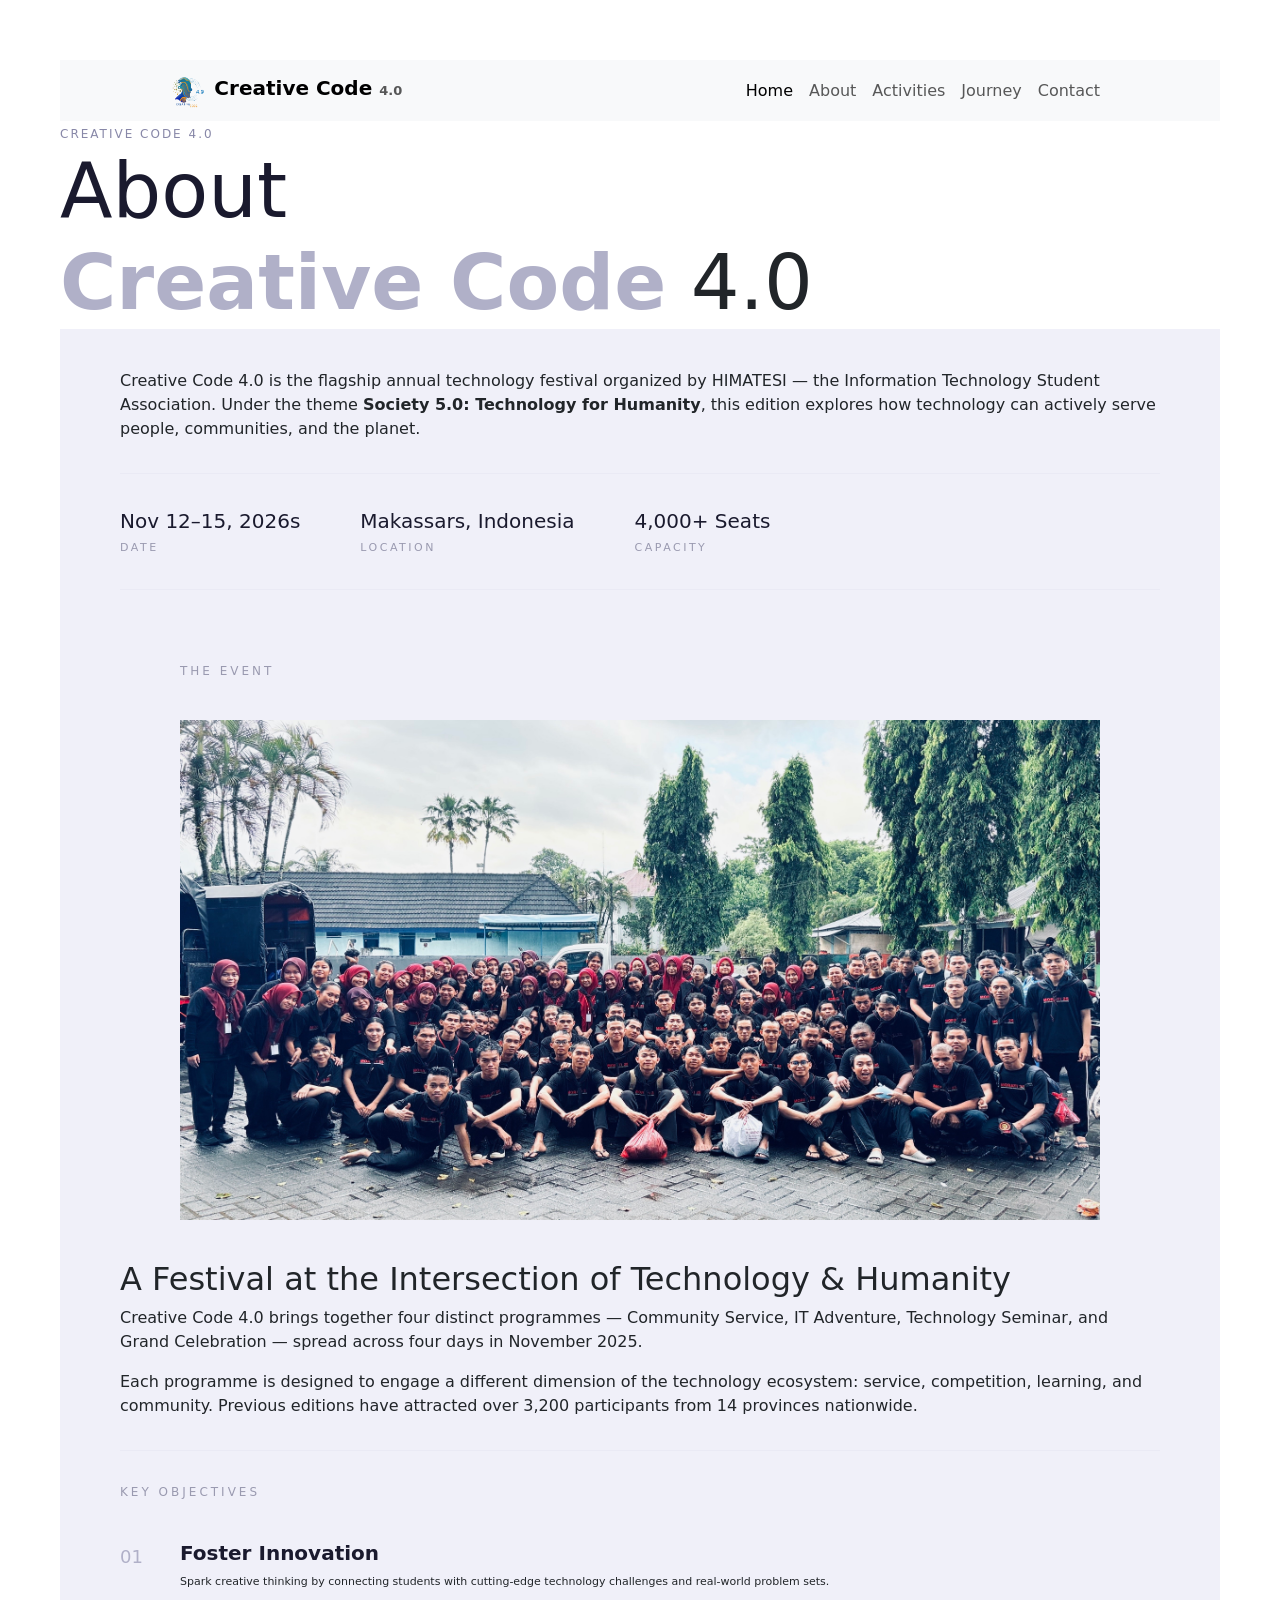
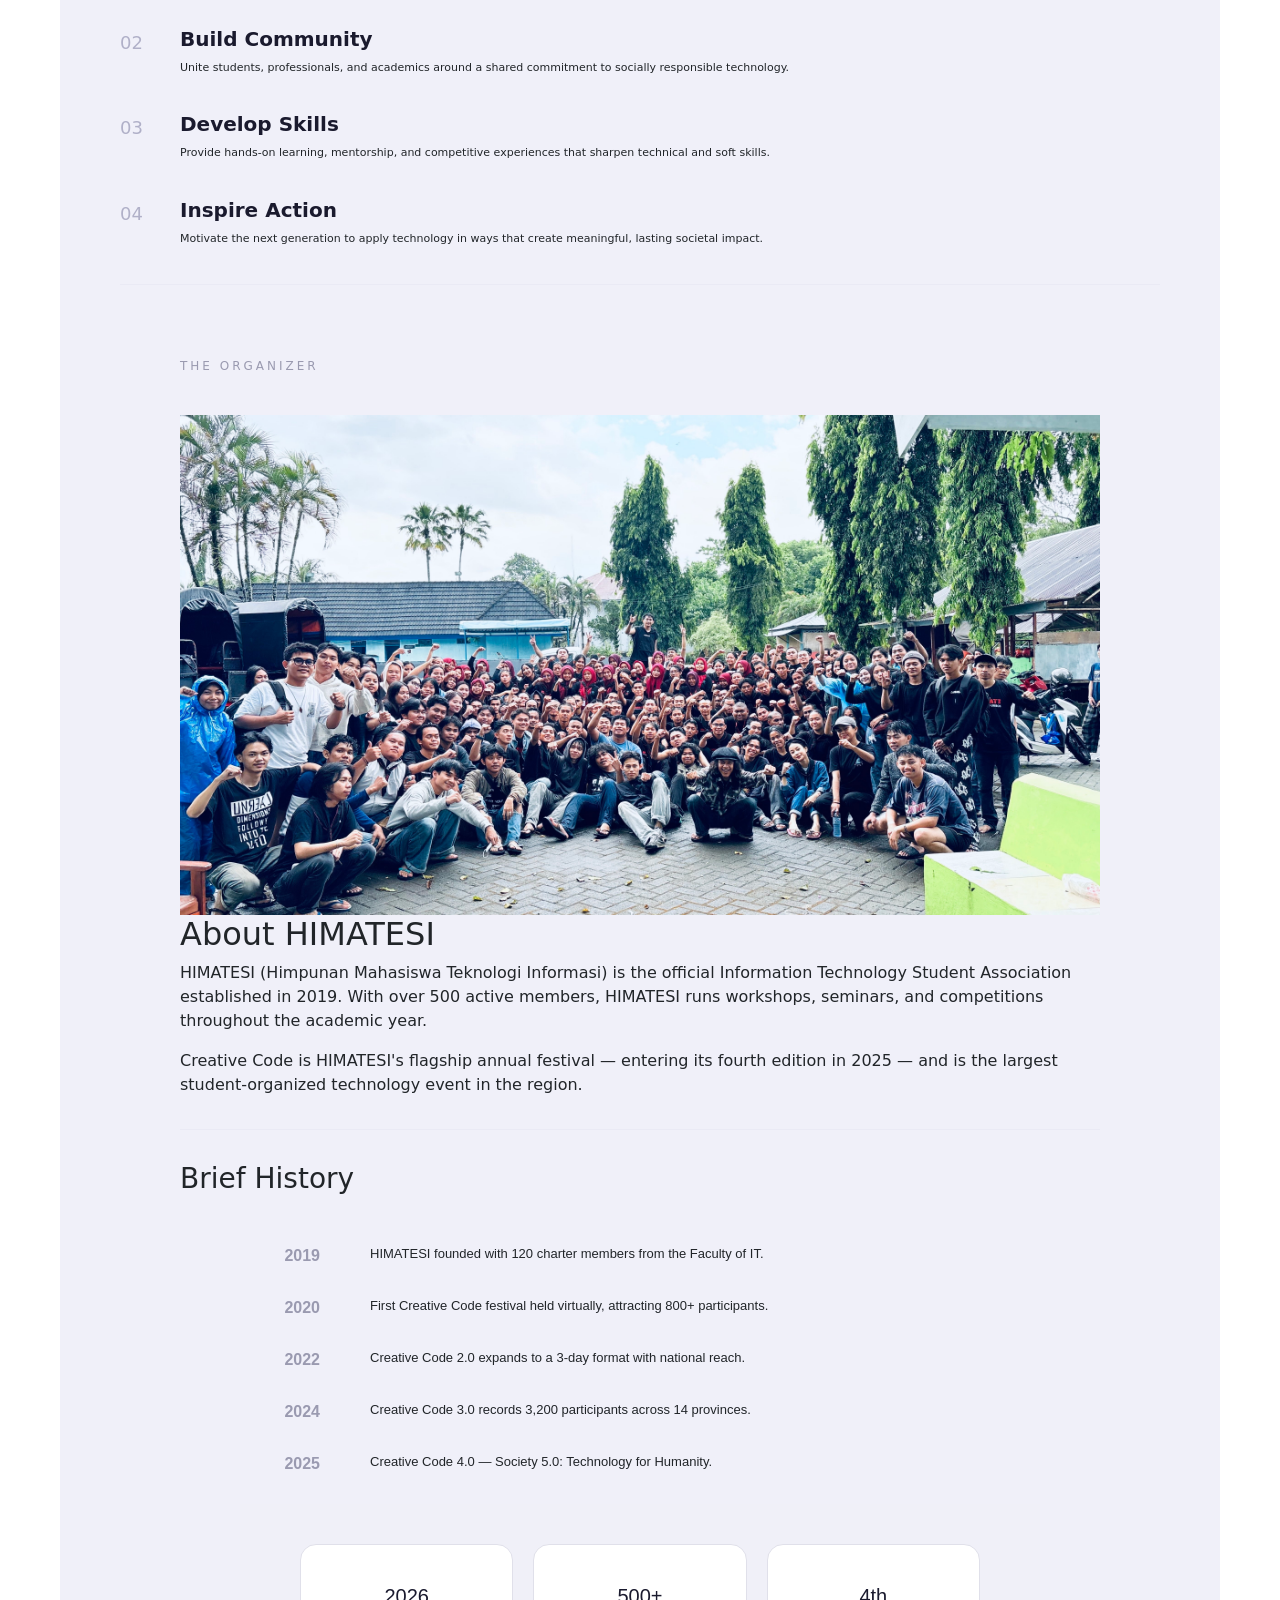
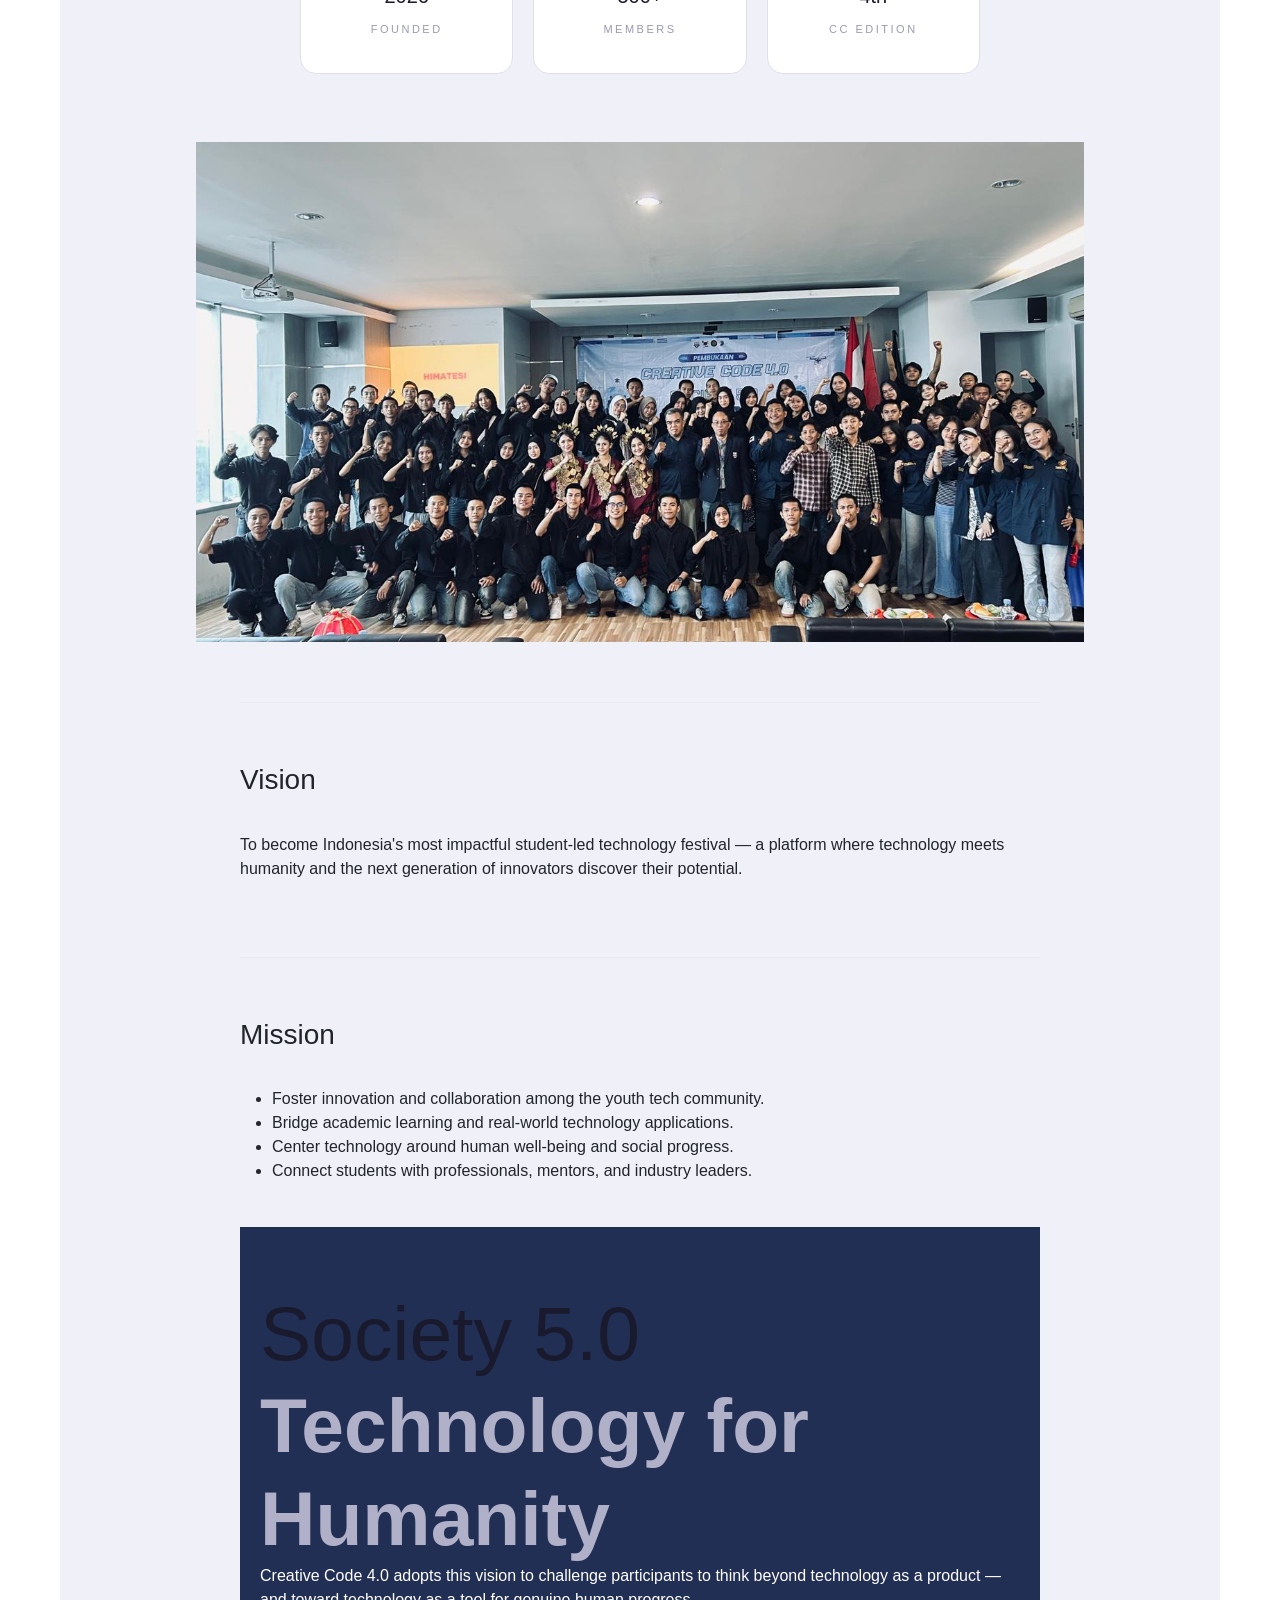
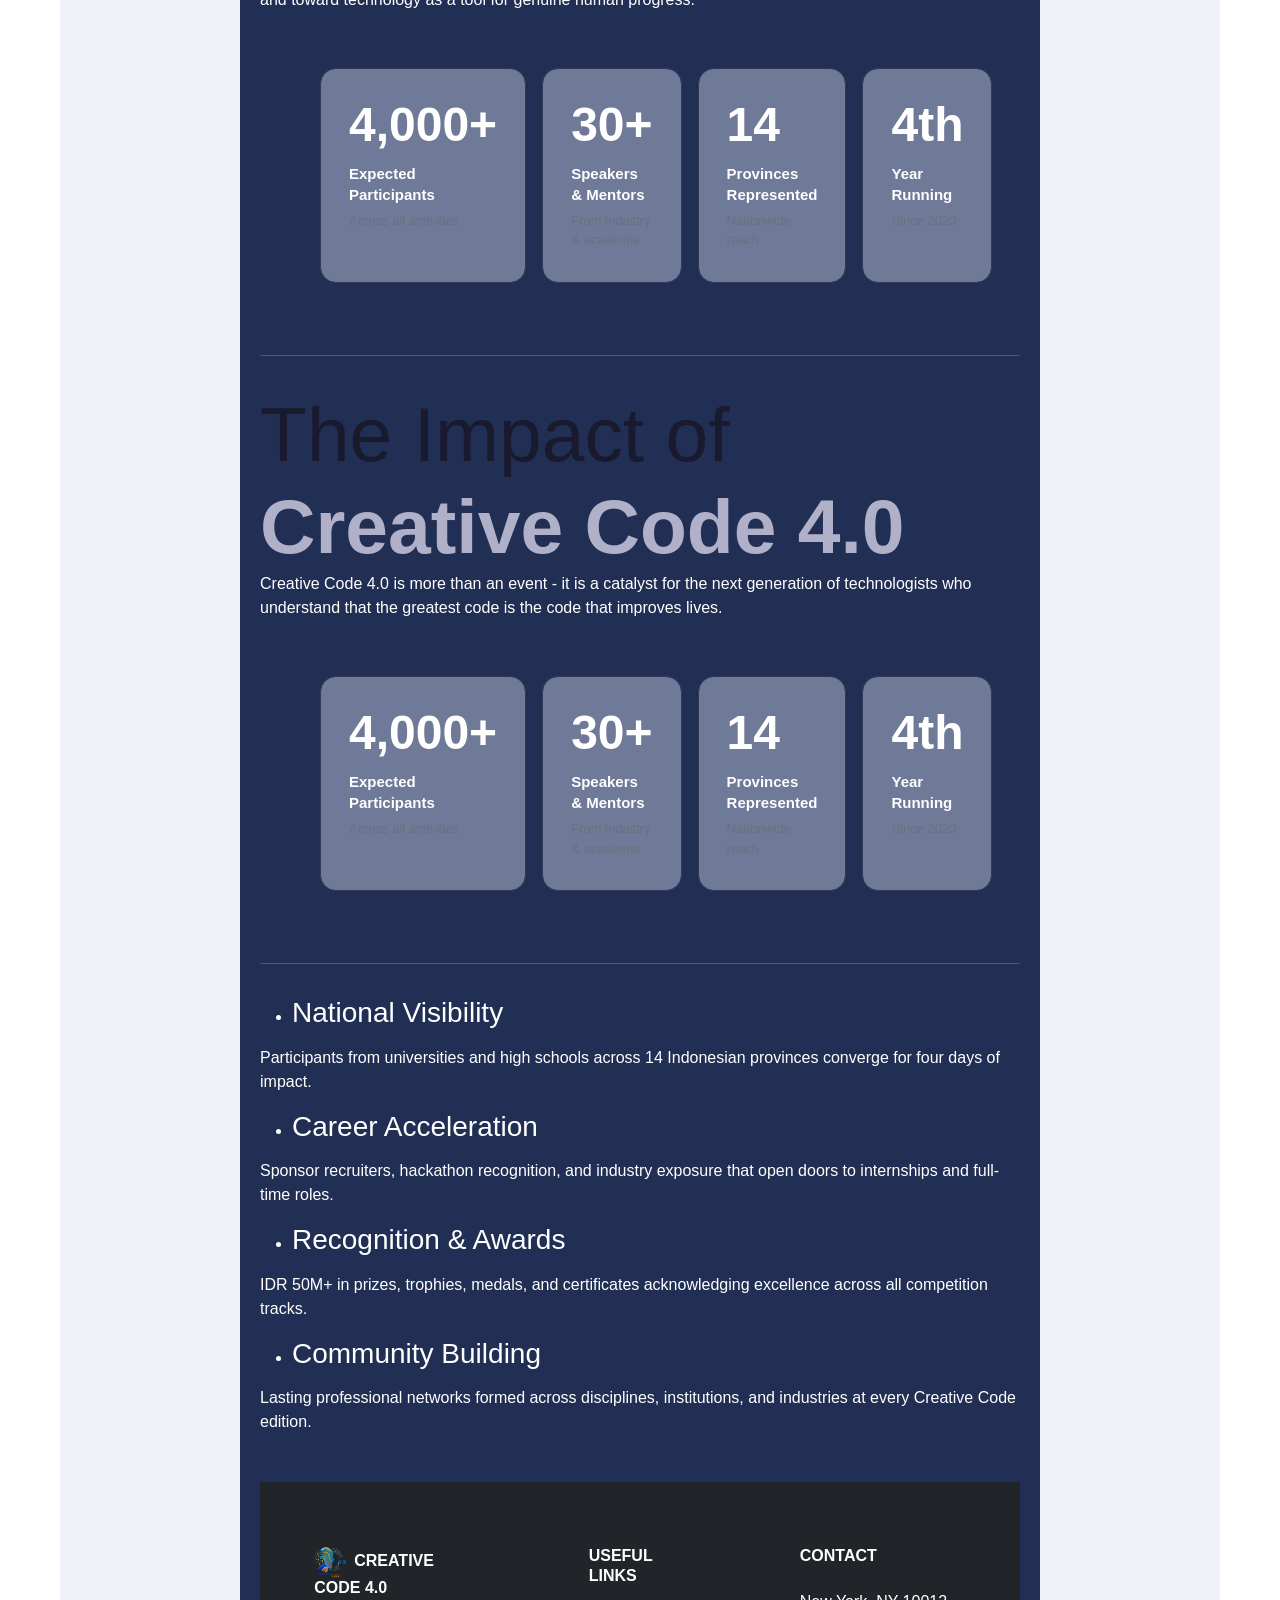
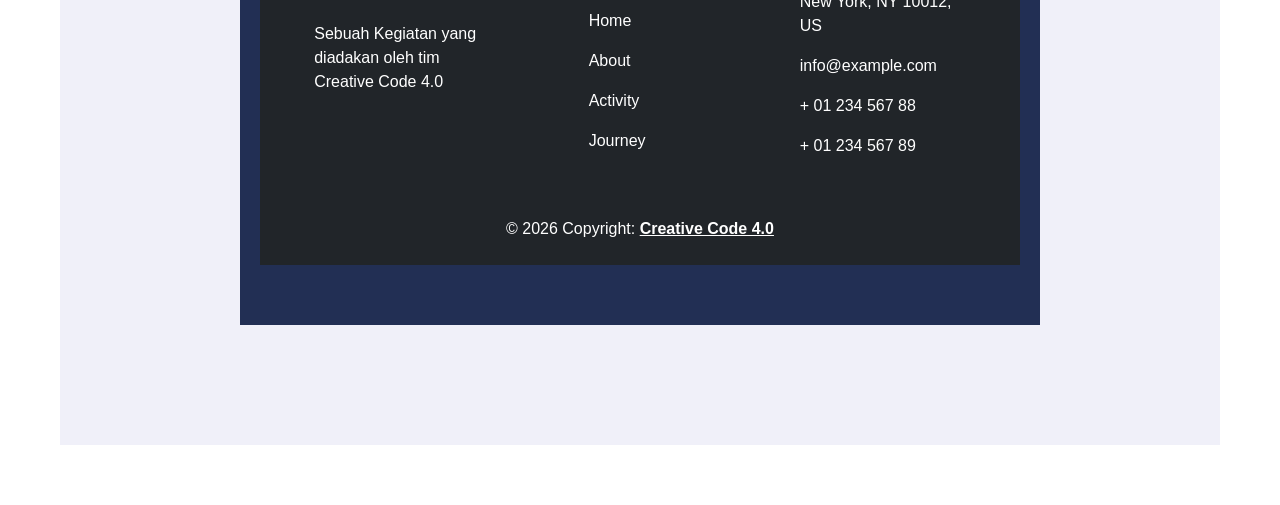
<file: about.html>
<!DOCTYPE html>
<html lang="en">
<head>
    <meta charset="UTF-8">
    <meta name="viewport" content="width=device-width, initial-scale=1.0">
    <title>FATHTRYSZA NURCAHYA</title>
    <link rel="stylesheet" href="aset/css/styleabout.css">
    <!-- bootstrap CSS -->
    <link href="https://cdn.jsdelivr.net/npm/bootstrap@5.3.8/dist/css/bootstrap.min.css" rel="stylesheet" integrity="sha384-sRIl4kxILFvY47J16cr9ZwB07vP4J8+LH7qKQnuqkuIAvNWLzeN8tE5YBujZqJLB" crossorigin="anonymous">
</head>
<body>

        <!-- NAVBAR -->
    <nav class="navbar navbar-expand-lg sticky-top navbar-light bg-light">
      <div class="container-fluid">
        <a class="navbar-brand" style="margin-left:100px" href="#">
          <img src="aset/gambar/logo.png" alt="" height="32px" width="32px" class="d-inline-block align-text-top">
          <span class="fw-bold px-1">Creative Code <span class="navbar-text" style="font-size: small;">4.0</span></span>
        </a>
        <button class="navbar-toggler" type="button" data-bs-toggle="collapse" data-bs-target="#navbarNav" aria-controls="navbarNav" aria-expanded="false" aria-label="Toggle navigation">
          <span class="navbar-toggler-icon"></span>
        </button>
        <div class="collapse navbar-collapse justify-content-end" id="navbarNav" style="margin-right: 100px;">
          <ul class="navbar-nav">
            <li class="nav-item">
              <a class="nav-link active" aria-current="page" href="index.html">Home</a>
            </li>
            <li class="nav-item">
              <a class="nav-link" href="about.html">About</a>
            </li>
            <li class="nav-item">
              <a class="nav-link" href="activities.html">Activities</a>
            </li>
            <li class="nav-item">
              <a class="nav-link" href="journey.html">Journey</a>
            </li>
            <li class="nav-item">
              <a class="nav-link" href="contact.html">Contact</a>
            </li>
          </ul>
        </div>
      </div>
    </nav>

    <div>
        <span class="label">CREATIVE CODE 4.0</span>
    </div>
    <div>
        <h1 class="baris-1">About</h1>
        <h1 class="baris-2">
            <span class="abu">Creative Code</span>
            <span>4.0</span>
        </h1>
    </div>

<div class="about-section">
    <p>
      Creative Code 4.0 is the flagship annual technology festival organized by HIMATESI — 
      the Information Technology Student Association. Under the theme 
      <strong>Society 5.0: Technology for Humanity</strong>, this edition explores how technology 
      can actively serve people, communities, and the planet.
    </p>

  <hr class="garis">

  <div class="stats">
    <div class="stat-item">
      <span class="stat-value">Nov 12–15, 2026s</span>
      <span class="stat-label">Date</span>
    </div>
    <div class="stat-item">
      <span class="stat-value">Makassars, Indonesia</span>
      <span class="stat-label">Location</span>
    </div>
    <div class="stat-item">
      <span class="stat-value">4,000+ Seats</span>
      <span class="stat-label">Capacity</span>
    </div>
  </div>

  <hr class="garis">
<div class="event-section">
  <p class="section-label">The Event</p>
  <div class="image-placeholder">
    <span class="placeholder-text"></span>
  <img src="aset/gambar/8211561d-6f84-4c9d-9678-cdd71afc2e60.jpg" alt="" height="500px" width="3000px">
  </div>
</div>


<h2>A Festival at the Intersection of Technology & Humanity</h2>
<p>Creative Code 4.0 brings together four distinct programmes — Community Service, IT Adventure, Technology Seminar, and Grand Celebration — spread across four days in November 2025.</p>
<p>Each programme is designed to engage a different dimension of the technology ecosystem: service, competition, learning, and community. Previous editions have attracted over 3,200 participants from 14 provinces nationwide.</p>

<hr class="garis">

  <p class="section-label">Key Objectives</p>

  <div class="objective">
    <span class="number">01</span>
    <div class="content">
      <h2>Foster Innovation</h2>
      <p>Spark creative thinking by connecting students with cutting-edge technology challenges and real-world problem sets.</p>
    </div>
  </div>

  <div class="objective">
    <span class="number">02</span>
    <div class="content">
      <h2>Build Community</h2>
      <p>Unite students, professionals, and academics around a shared commitment to socially responsible technology.</p>
    </div>
  </div>

  <div class="objective">
    <span class="number">03</span>
    <div class="content">
      <h2>Develop Skills</h2>
      <p>Provide hands-on learning, mentorship, and competitive experiences that sharpen technical and soft skills.</p>
    </div>
  </div>

  <div class="objective">
    <span class="number">04</span>
    <div class="content">
      <h2>Inspire Action</h2>
      <p>Motivate the next generation to apply technology in ways that create meaningful, lasting societal impact.</p>
    </div>
  </div>

  <hr class="garis">
  
<div class="event-section">
  <p class="section-label">THE ORGANIZER</p>
  <div class="image-placeholder">
    <span class="placeholder-text"></span>
    <img src="aset/gambar/b8cd81e0-e44d-42c1-a283-f5f398447da3.jpg" alt="" height="500px" width="3000px">
  </div>


  <h2>About HIMATESI</h2>
  <P>HIMATESI (Himpunan Mahasiswa Teknologi Informasi) is the official Information Technology Student Association established in 2019. With over 500 active members, HIMATESI runs workshops, seminars, and competitions throughout the academic year.</P>
  <P>Creative Code is HIMATESI's flagship annual festival — entering its fourth edition in 2025 — and is the largest student-organized technology event in the region.</P>

  <hr class="garis">
<h3>Brief History</h3>
  <div class="timeline">

  <div class="timeline-item">
    <span class="tahun">2019</span>
    <div class="garis-tengah"></div>
    <p class="keterangan">HIMATESI founded with 120 charter members from the Faculty of IT.</p>
  </div>

  <div class="timeline-item">
    <span class="tahun">2020</span>
    <div class="garis-tengah"></div>
    <p class="keterangan">First Creative Code festival held virtually, attracting 800+ participants.</p>
  </div>

  <div class="timeline-item">
    <span class="tahun">2022</span>
    <div class="garis-tengah"></div>
    <p class="keterangan">Creative Code 2.0 expands to a 3-day format with national reach.</p>
  </div>

  <div class="timeline-item">
    <span class="tahun">2024</span>
    <div class="garis-tengah"></div>
    <p class="keterangan">Creative Code 3.0 records 3,200 participants across 14 provinces.</p>
  </div>

  <div class="timeline-item">
    <span class="tahun">2025</span>
    <div class="garis-tengah"></div>
    <p class="keterangan">Creative Code 4.0 — Society 5.0: Technology for Humanity.</p>
  </div>

<div class="stats-grid">

  <div class="stat-card">
    <span class="stat-value">2026</span>
    <span class="stat-label">Founded</span>
  </div>

  <div class="stat-card">
    <span class="stat-value">500+</span>
    <span class="stat-label">Members</span>
  </div>

  <div class="stat-card">
    <span class="stat-value">4th</span>
    <span class="stat-label">CC Edition</span>
  </div>

</div>

  <div class="image-placeholder">
    <span class="placeholder-text"></span>
    <img src="aset/gambar/WhatsApp Image 2026-06-28 at 22.16.09.jpg" alt="" height="500px" width="3000px">
  </div>

<hr class="garis">
  <h3>Vision</h3>
  <p>To become Indonesia's most impactful student-led technology festival — a platform where technology meets humanity and the next generation of innovators discover their potential.</p>
  <hr class="garis">

  <h3>Mission</h3>
<ul>
    <li>Foster innovation and collaboration among the youth tech community.</li>
    <li>Bridge academic learning and real-world technology applications.</li>
    <li>Center technology around human well-being and social progress.</li>
    <li>Connect students with professionals, mentors, and industry leaders.</li>
  </ul>

<div class="hero-section">
<div>
        <h1 class="baris-1">Society 5.0</h1>
        <h1 class="baris-2">
            <span class="abu">Technology for Humanity</span>
        </h1>
    </div>
    <p>Creative Code 4.0 adopts this vision to challenge participants to think beyond technology as a product — and toward technology as a tool for genuine human progress.</p>
<div>

<div class="stats-dark">

  <div class="card-dark">
    <span class="angka">4,000+</span>
    <span class="judul-stat">Expected Participants</span>
    <span class="sub-stat">Across all activities</span>
  </div>

  <div class="card-dark">
    <span class="angka">30+</span>
    <span class="judul-stat">Speakers & Mentors</span>
    <span class="sub-stat">From industry & academia</span>
  </div>

  <div class="card-dark">
    <span class="angka">14</span>
    <span class="judul-stat">Provinces Represented</span>
    <span class="sub-stat">Nationwide reach</span>
  </div>

  <div class="card-dark">
    <span class="angka">4th</span>
    <span class="judul-stat">Year Running</span>
    <span class="sub-stat">Since 2020</span>
  </div>

</div>

<hr class="garis">

<div >
        <h1 class="baris-1">The Impact of</h1>
        <h1 class="baris-2">
            <span class="abu">Creative Code 4.0</span>
        </h1>
        <p>Creative Code 4.0 is more than an event - it is a catalyst for the next generation of technologists who understand that the greatest code is the code that improves lives.</p>
    </div>
<div>

<div class="stats-dark">

  <div class="card-dark">
    <span class="angka">4,000+</span>
    <span class="judul-stat">Expected Participants</span>
    <span class="sub-stat">Across all activities</span>
  </div>

  <div class="card-dark">
    <span class="angka">30+</span>
    <span class="judul-stat">Speakers & Mentors</span>
    <span class="sub-stat">From industry & academia</span>
  </div>

  <div class="card-dark">
    <span class="angka">14</span>
    <span class="judul-stat">Provinces Represented</span>
    <span class="sub-stat">Nationwide reach</span>
  </div>

  <div class="card-dark">
    <span class="angka">4th</span>
    <span class="judul-stat">Year Running</span>
    <span class="sub-stat">Since 2020</span>
  </div>

</div>

<hr class="garis">

<ul>
  <li><h3>National Visibility</h3></li>
</ul>
  <p>Participants from universities and high schools across 14 Indonesian provinces converge for four days of impact.</p>
<ul>
  <li><h3>Career Acceleration</h3></li>
</ul> 
  <p>Sponsor recruiters, hackathon recognition, and industry exposure that open doors to internships and full-time roles.</p>
  
<ul>
  <li><h3>Recognition & Awards</h3></li>
</ul> 
<p>IDR 50M+ in prizes, trophies, medals, and certificates acknowledging excellence across all competition tracks.</p>

<ul>
  <li><h3>Community Building</h3></li>
</ul> 
  <p>Lasting professional networks formed across disciplines, institutions, and industries at every Creative Code edition.</p>

  <!-- footer -->
           <footer class="text-center text-lg-start bg-dark text-white pt-3 mt-5">
    <!-- Section: Links  -->
        <section class="">
            <div class="container text-center text-md-start mt-5">
            <!-- Grid row -->
            <div class="row mt-3">
            <!-- Grid column -->
                <div class="col-md-3 col-lg-4 col-xl-3 mx-auto mb-4">
                <!-- Content -->
                <h6 class="text-uppercase fw-bold mb-4">
                    <img src="aset/gambar/logo.png" alt="Logo" width="32" height="32" class="me-2">Creative Code 4.0
                </h6>
                <p>Sebuah Kegiatan yang diadakan oleh tim Creative Code 4.0</p>
            </div>
            <!-- Grid column -->

        <!-- Grid column -->
        <div class="col-md-3 col-lg-2 col-xl-2 mx-auto mb-4">
            <!-- Links -->
            <h6 class="text-uppercase fw-bold mb-4">
                Useful links
            </h6>
            <p>
                <a href="#!" class="text-decoration-none text-white">Home</a>
            </p>
            <p>
                <a href="#!" class="text-decoration-none text-white">About</a>
            </p>
            <p>
                <a href="#!" class="text-decoration-none text-white">Activity</a>
            </p>
            <p>
                <a href="#!" class="text-decoration-none text-white">Journey</a>
            </p>
        </div>
        <!-- Grid column -->

        <!-- Grid column -->
        <div class="col-md-4 col-lg-3 col-xl-3 mx-auto mb-md-0 mb-4">
          <!-- Links -->
          <h6 class="text-uppercase fw-bold mb-4">Contact</h6>
          <p><i data-feather="map-pin"></i> New York, NY 10012, US</p>
          <p>
            <i data-feather="mail"></i>
            info@example.com
          </p>
          <p><i data-feather="phone"></i> + 01 234 567 88</p>
          <p><i data-feather="printer"></i> + 01 234 567 89</p>
        </div>
        <!-- Grid column -->
      </div>
      <!-- Grid row -->
    </div>
  </section>
  <!-- Section: Links  -->

  <!-- Copyright -->
  <div class="container-fluid text-center p-4 bg-dark">
    © 2026 Copyright:
    <a class="text-reset fw-bold" href="https://mdbootstrap.com/">Creative Code 4.0</a>
  </div>
  <!-- Copyright -->
</footer>

  <!-- scripts bootstrap -->
   <script src="https://cdn.jsdelivr.net/npm/bootstrap@5.3.8/dist/js/bootstrap.bundle.min.js" integrity="sha384-FKyoEForCGlyvwx9Hj09JcYn3nv7wiPVlz7YYwJrWVcXK/BmnVDxM+D2scQbITxI" crossorigin="anonymous"></script>
</body>
</html>
</file>
<file: aset/css/styleabout.css>
.label {
  font-size: 12px;
  letter-spacing: 2px;
  color: #8888a8;
}

.baris-1 {
  font-size: clamp(2rem, 6vw, 5rem);
  color: #1a1a2e;
  margin: 0;
}

.baris-2 {
  font-size: clamp(2rem, 6vw, 5rem);
  margin: 0;
}

.abu {
  color: #b0b0c8;  
  font-weight: 700;
}

.about-section {
  padding: 40px 60px;
  background-color: #f0f0f9;
}

.garis {
  border-top: 1px solid #d8d8e8;
  margin: 32px 0;
}

.stats {
  display: flex;
  gap: 60px;
}

.stat-item {
  display: flex;
  flex-direction: column;
  gap: 4px;
}

.stat-value {
  font-size: 16px;
  color: #1a1a2e;
}

.stat-label {
  font-size: 11px;
  letter-spacing: 2px;
  color: #9a9ab0;
}

.event-section {
  padding: 40px 60px;
  background-color: #f0f0f9;
}

.image-placeholder {
  width: 100%;
  height: 500px;
  border-radius: 12px;
  display: flex;
  align-items: center;
  justify-content: center;
  position: relative;
}

.placeholder-text {
  font-size: 12px;
  letter-spacing: 2px;
  color: #9a9ab0;
}

body {
  background-color: #f9f9f9;
  padding: 60px;
  color: #1a1a2e;
}

.section-label {
  font-size: 12px;
  letter-spacing: 3px;
  color: #9a9ab0;
  text-transform: uppercase;
  margin-bottom: 40px;
}

.objective {
  display: grid;
  grid-template-columns: 60px 1fr;
  margin-bottom: 36px;
}

.number {
  font-size: 18px;
  color: #b0b0c8;
  font-weight: 400;
  padding-top: 2px;
}

.content h2 {
  font-size: 20px;
  font-weight: 700;
  color: #1a1a2e;
  margin: 0 0 8px 0;
}

.content p {
  font-size: 11px;
  margin: 0;
  line-height: 1.6;
}

.stats-grid {
  display: grid;
  grid-template-columns: repeat(3, 1fr);
  gap: 20px;
  padding: 40px 60px;
  background-color: #f0f0f8;
  font-family: 'Segoe UI', sans-serif;
}

.stat-card {
  background-color: #ffffff;
  border: 1px solid #e0e0ea;
  border-radius: 16px;
  padding: 36px 24px;
  display: flex;
  flex-direction: column;
  align-items: center;
  gap: 10px;
}

.stat-value {
  font-size: 20px;
  font-weight: 500;
  color: #1a1a2e;
}

.stat-label {
  font-size: 11px;
  letter-spacing: 2.5px;
  text-transform: uppercase;
 
}

.timeline {
  font-family: 'Segoe UI', sans-serif;
  padding: 40px 60px;
  display: flex;
  flex-direction: column;
  gap: 28px;
}

.timeline-item {
  display: grid;
  grid-template-columns: 80px 2px 1fr;
  align-items: start;
  gap: 24px;
}

.tahun {
  font-size: 16px;
  font-weight: 600;
  color: #9a9ab0;
  text-align: right;
}

.keterangan {
  font-size: 13px;
  margin: 0;
  line-height: 1.6;
}


.hero-section {
    background-color: #222f54; 
    color: #ffffff;
    font-family: sans-serif;
    padding: 60px 20px;
}
.stats-dark {
  display: grid;
  grid-template-columns: repeat(4, 1fr);
  gap: 16px;
  padding: 40px 60px;
  font-family: 'Segoe UI', sans-serif;
}

.card-dark {
  background-color: #6f7998;
  border: 1px solid #313955;
  border-radius: 16px;
  padding: 32px 28px;
  display: flex;
  flex-direction: column;
  gap: 6px;
}

.angka {
  font-size: 48px;
  font-weight: 800;
  color: #ffffff;
  line-height: 1;
  margin-bottom: 8px;
}

.judul-stat {
  font-size: 15px;
  font-weight: 600;
  color: #ffffff;
  line-height: 1.4;
}

.sub-stat {
  font-size: 13px;
  color: #6b7080;
}
</file>
